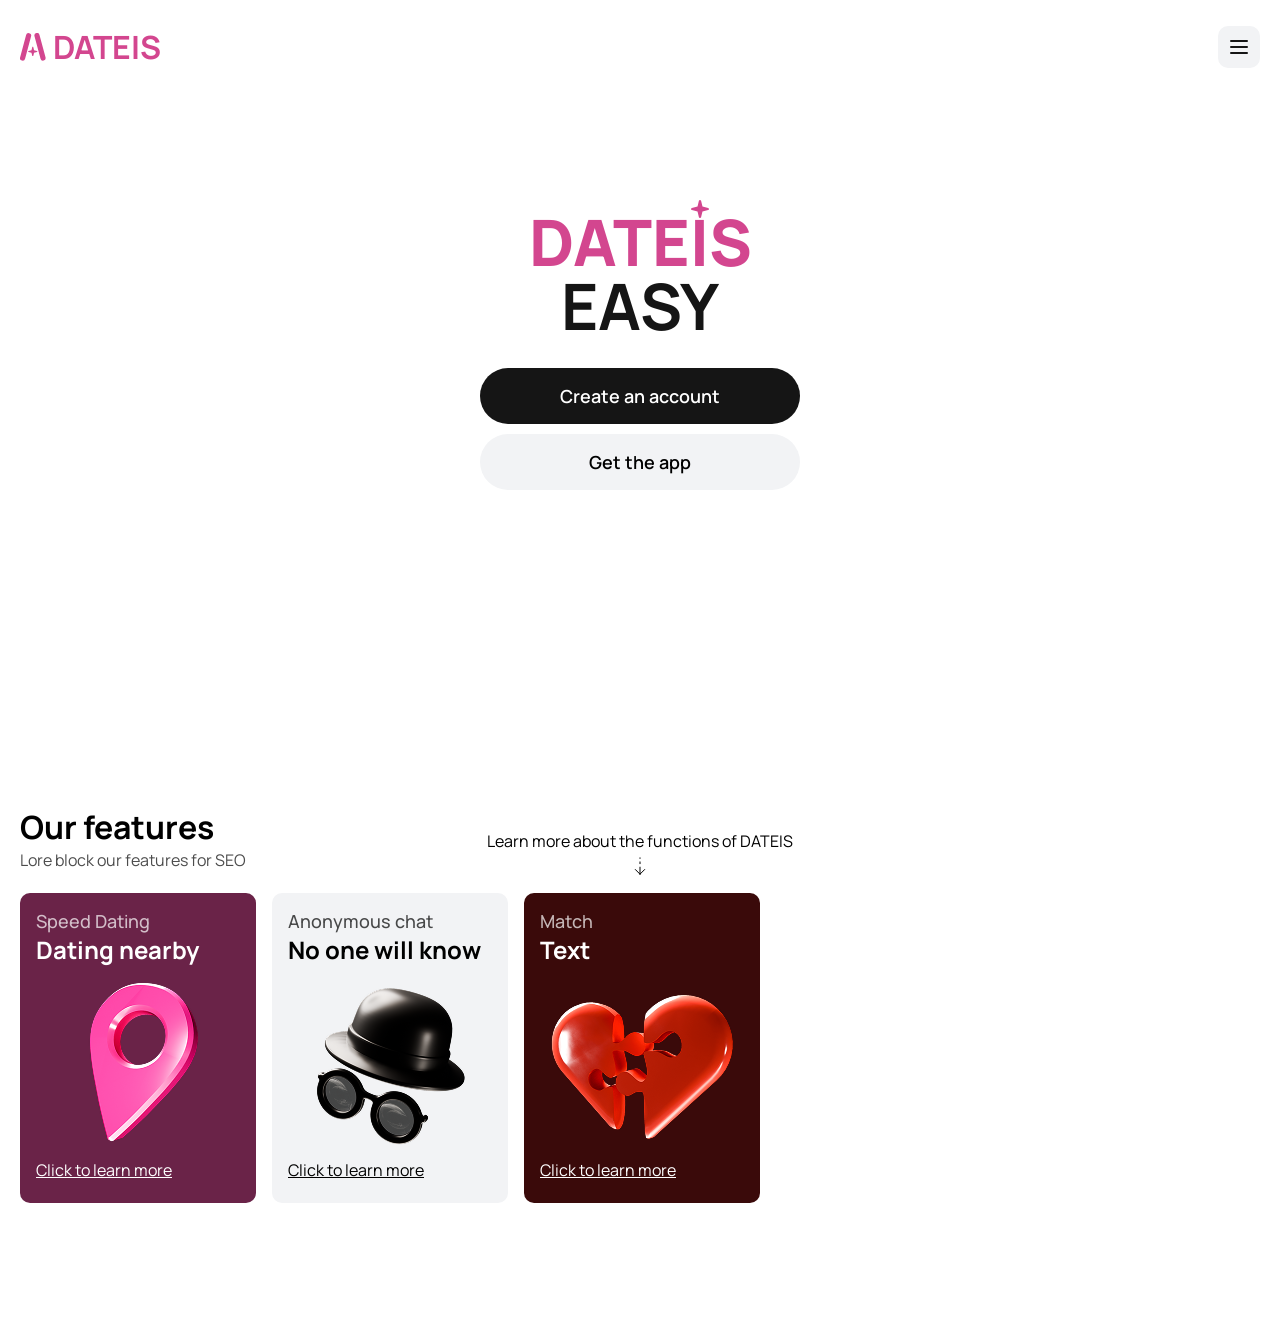
<file: index.html>
<!doctype html>
<html lang="en">
  <head>
    <meta charset="UTF-8" />
    <meta name="viewport" content="width=device-width, initial-scale=1.0" />
    <title>DATEIS</title>

    <style>
      *,
      *:after,
      *:before {
        box-sizing: border-box;
      }

      html,
      body {
        overflow-x: hidden;
      }

      header {
        position: absolute;
        top: 0;
        left: 0;
        width: 100vw;
      }

      .container {
        margin: 0 auto;
        width: 100%;
        max-width: calc(100% - 40px);
      }

      .header__inner {
        display: flex;
        align-items: center;
        justify-content: space-between;
        padding-top: 25px;
        padding-bottom: 25px;
      }

      p,
      a {
        margin: 0;
        text-decoration: none;
      }

      a.header--title {
        color: var(--primary);
        display: flex;
        align-items: center;
        gap: 7px;
        font-weight: 800;
        font-size: 2rem;
        text-transform: uppercase;
      }

      .header__burger {
        background: var(--third);
        width: 42px;
        height: 42px;
        border-radius: 10px;
        display: flex;
        align-items: center;
        justify-content: center;
      }

      .header__burger span {
        display: block;
        width: 18px;
        height: 2px;
        border-radius: 5px;
        background: var(--alternate);
        position: relative;
      }

      .header__burger span:after {
        position: absolute;
        content: "";
        top: -6px;
        width: 18px;
        height: 2px;
        border-radius: 5px;
        background: var(--alternate);
      }

      .header__burger span:before {
        position: absolute;
        content: "";
        top: 6px;
        width: 18px;
        height: 2px;
        border-radius: 5px;
        background: var(--alternate);
      }

      .intro__inner {
        padding-top: 210px;
      }

      h1 {
        color: var(--primary);
        font-size: 4rem;
        text-transform: uppercase;
        text-align: center;
        margin: 0;
        line-height: 1;
        font-weight: 800;
        position: relative;
        display: flex;
        flex-direction: column;
      }

      h1 span {
        color: var(--alternate);
        font-weight: 700;
      }

      h1 svg {
        position: absolute;
        top: -10px;
        right: calc(50% - 68.5px);
      }

      .link--primary,
      .link--secondary {
        width: 100%;
        height: 56px;
        border-radius: 60px;
        background: var(--alternate);
        color: var(--bg-color);
        display: flex;
        align-items: center;
        justify-content: center;
        font-size: 1.125rem;
        font-weight: 600;
        max-width: 320px;
        margin-left: auto;
        margin-right: auto;
      }

      .link--secondary {
        background: var(--third);
        color: var(--alternate-0);
        margin-top: 10px;
      }

      .cta--buttons {
        margin-top: 30px;
      }

      span.disappearing {
        color: var(--alternate-0);
        font-size: 1rem;
        position: fixed;
        display: flex;
        flex-direction: column;
        text-align: center;
        align-items: center;
        width: calc(100% - 40px);
        bottom: 20px;
        transition: 0.3s;
        opacity: 0;
        z-index: -20;
      }

      @media screen and (min-height: 580px) and (max-height: 800px) {
        span.disappearing {
          color: var(--alternate-0);
          font-size: 1rem;
          position: fixed;
          display: flex;
          flex-direction: column;
          text-align: center;
          align-items: center;
          width: calc(100% - 40px);
          bottom: 20px;
          transition: 0.3s;
          opacity: 1;
          z-index: 20;
        }
      }

      .features__inner {
        margin-top: 315px;
      }

      .features__inner h2 {
        margin: 0;
        font-weight: 700;
        color: var(--alternate-0);
        font-size: 2rem;
      }

      .section--subtitle {
        color: var(--alternate-0);
        opacity: 70%;
        font-size: 1rem;
      }

      ul.features--list {
        margin: 0;
        padding: 0;
        list-style: none;
        display: flex;
        gap: 16px;

        padding-bottom: 10px;
        margin-bottom: 110px;
        margin-top: 22px;
        overflow-x: scroll;
        margin-left: 20px;
        margin-right: 20px;
      }

      li.features--item {
        width: 236px;
        min-width: 236px;
        height: 310px;
        border-radius: 10px;
        background: var(--dark);
        padding: 16px;
        color: var(--bg-color);
      }

      li.features--item p {
        font-weight: 500;
        opacity: 70%;
        font-size: 1.125rem;
      }

      li.features--item h3 {
        font-weight: 700;
        font-size: 1.5rem;
        margin: 0;
      }

      li.features--item picture {
        margin: 0;
        padding: 0;
        height: 193px;
        max-height: 193px;
        min-height: 193px;
        display: block;
      }

      li.features--item picture img {
        margin-left: auto;
        margin-right: auto;
        display: block;
      }

      a.features--link {
        color: var(--bg-color);
        text-decoration: underline;
        font-size: 1rem;
      }

      li.features--item:nth-child(2) {
        background: var(--third);
        color: var(--alternate-0);
      }

      li.features--item:nth-child(3) {
        background: var(--dark-2);
        color: var(--bg-color);
      }

      li.features--item:nth-child(2) a.features--link {
        color: var(--alternate-0);
      }

      li.features--item:nth-child(2) picture {
        padding-top: 21px;
      }

      li.features--item:nth-child(3) picture {
        padding-top: 28px;
      }
    </style>

    <link rel="stylesheet" href="styles/style.css" />
  </head>

  <body>
    <header>
      <div class="container">
        <div class="header__inner">
          <div class="header__logo">
            <a href="/" class="header--title">
              <svg
                xmlns="http://www.w3.org/2000/svg"
                width="26"
                height="28"
                fill="none"
              >
                <path
                  fill="#d3468f"
                  d="M19.494 1.915a2.583 2.583 0 0 0-4.99 1.338L20.52 25.71a2.583 2.583 0 0 0 4.99-1.337zM13.327 14.254l.72 2.932 2.931.72c.585.143.585.974 0 1.118l-2.931.72-.72 2.932c-.143.584-.975.584-1.119 0l-.72-2.932-2.931-.72c-.584-.143-.584-.974 0-1.118l2.932-.72.72-2.932c.143-.584.974-.584 1.118 0M.089 24.446a2.583 2.583 0 1 0 4.99 1.337l6.018-22.457a2.583 2.583 0 1 0-4.99-1.338z"
                />
              </svg>
              <b>Dateis</b>
            </a>
          </div>

          <div class="header__burger">
            <span></span>
          </div>
        </div>
      </div>
    </header>

    <main>
      <section class="section--intro">
        <div class="container">
          <div class="intro__inner">
            <h1>
              Dateis
              <span class="dynamic--word"> Easy </span>

              <svg
                xmlns="http://www.w3.org/2000/svg"
                width="18"
                height="18"
                fill="none"
              >
                <path
                  fill="#d3468f"
                  d="m10.083.849 1.393 5.678 5.676 1.394c1.13.277 1.13 1.887 0 2.166l-5.676 1.394-1.394 5.678c-.276 1.131-1.886 1.131-2.165 0L6.524 11.48.848 10.087C-.282 9.81-.282 8.2.848 7.92l5.676-1.394L7.917.849c.277-1.132 1.887-1.132 2.165 0"
                />
              </svg>
            </h1>

            <div class="cta--buttons">
              <a href="#" class="link--primary">Create an account</a>
              <a href="#" class="link--secondary">Get the app</a>
            </div>

            <span class="disappearing" id="disapText">
              Learn more about the functions of DATEIS
              <svg
                xmlns="http://www.w3.org/2000/svg"
                width="28"
                height="28"
                fill="none"
              >
                <g
                  stroke="#000"
                  stroke-linecap="round"
                  stroke-linejoin="round"
                  clip-path="url(#a)"
                >
                  <path
                    d="M14 5.833v.584m0 3.5v1.75m0 3.5v7M18.667 17.5 14 22.167M9.333 17.5 14 22.167"
                  />
                </g>
                <defs>
                  <clipPath id="a">
                    <path fill="#fff" d="M0 0h28v28H0z" />
                  </clipPath>
                </defs>
              </svg>
            </span>
          </div>
        </div>
      </section>

      <section class="section--features">
        <div class="container">
          <div class="features__inner">
            <h2 class="section--title">Our features</h2>
            <p class="section--subtitle">Lore block our features for SEO</p>
          </div>
        </div>

        <ul class="features--list">
          <li class="features--item">
            <p>Speed Dating</p>
            <h3>Dating nearby</h3>
            <picture>
              <!-- <source srcset="img/point-1.webp" type="image/webp" /> -->
              <img src="img/point-1.png" alt="Loc alt" title="Loc title" />
            </picture>
            <a href="#" class="features--link">Click to learn more</a>
          </li>
          <li class="features--item">
            <p>Anonymous chat</p>
            <h3>No one will know</h3>
            <picture>
              <!-- <source srcset="img/hat-1.webp" type="image/webp" /> -->
              <img src="img/hat-1.png" alt="Loc alt" title="Loc title" />
            </picture>
            <a href="#" class="features--link">Click to learn more</a>
          </li>
          <li class="features--item">
            <p>Match</p>
            <h3>Text</h3>
            <picture>
              <!-- <source srcset="img/heart-1.webp" type="image/webp" /> -->
              <img src="img/heart-1.png" alt="Loc alt" title="Loc title" />
            </picture>
            <a href="#" class="features--link">Click to learn more</a>
          </li>
        </ul>
      </section>
    </main>

    <script src="js/main.js" defer async></script>
  </body>
</html>
</file>
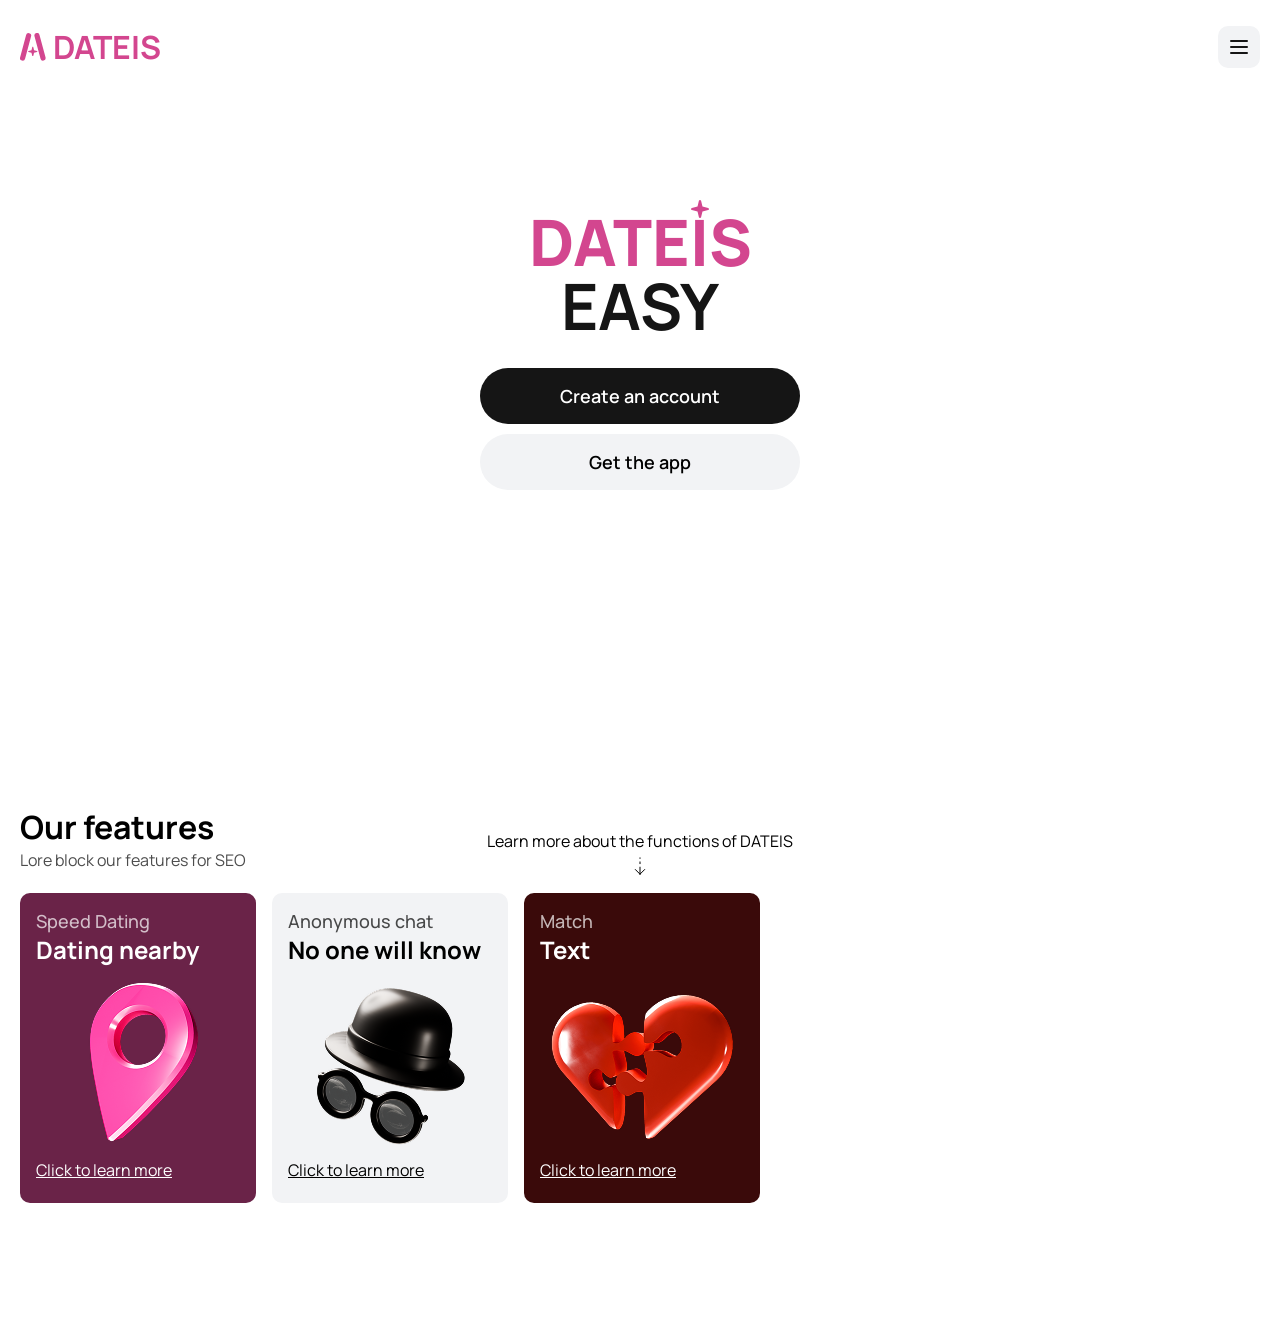
<file: pr-preview/pr-1/index.html>
<!doctype html>
<html lang="en">
  <head>
    <meta charset="UTF-8" />
    <meta name="viewport" content="width=device-width, initial-scale=1.0" />
    <title>DATEIS</title>

    <style>
      *,
      *:after,
      *:before {
        box-sizing: border-box;
      }

      html,
      body {
        overflow-x: hidden;
      }

      header {
        position: absolute;
        top: 0;
        left: 0;
        width: 100vw;
      }

      .container {
        margin: 0 auto;
        width: 100%;
        max-width: calc(100% - 40px);
      }

      .header__inner {
        display: flex;
        align-items: center;
        justify-content: space-between;
        padding-top: 25px;
        padding-bottom: 25px;
      }

      p,
      a {
        margin: 0;
        text-decoration: none;
      }

      a.header--title {
        color: var(--primary);
        display: flex;
        align-items: center;
        gap: 7px;
        font-weight: 800;
        font-size: 2rem;
        text-transform: uppercase;
      }

      .header__burger {
        background: var(--third);
        width: 42px;
        height: 42px;
        border-radius: 10px;
        display: flex;
        align-items: center;
        justify-content: center;
      }

      .header__burger span {
        display: block;
        width: 18px;
        height: 2px;
        border-radius: 5px;
        background: var(--alternate);
        position: relative;
      }

      .header__burger span:after {
        position: absolute;
        content: "";
        top: -6px;
        width: 18px;
        height: 2px;
        border-radius: 5px;
        background: var(--alternate);
      }

      .header__burger span:before {
        position: absolute;
        content: "";
        top: 6px;
        width: 18px;
        height: 2px;
        border-radius: 5px;
        background: var(--alternate);
      }

      .intro__inner {
        padding-top: 210px;
      }

      h1 {
        color: var(--primary);
        font-size: 4rem;
        text-transform: uppercase;
        text-align: center;
        margin: 0;
        line-height: 1;
        font-weight: 800;
        position: relative;
        display: flex;
        flex-direction: column;
      }

      h1 span {
        color: var(--alternate);
        font-weight: 700;
      }

      h1 svg {
        position: absolute;
        top: -10px;
        right: calc(50% - 68.5px);
      }

      .link--primary,
      .link--secondary {
        width: 100%;
        height: 56px;
        border-radius: 60px;
        background: var(--alternate);
        color: var(--bg-color);
        display: flex;
        align-items: center;
        justify-content: center;
        font-size: 1.125rem;
        font-weight: 600;
        max-width: 320px;
        margin-left: auto;
        margin-right: auto;
      }

      .link--secondary {
        background: var(--third);
        color: var(--alternate-0);
        margin-top: 10px;
      }

      .cta--buttons {
        margin-top: 30px;
      }

      span.disappearing {
        color: var(--alternate-0);
        font-size: 1rem;
        position: fixed;
        display: flex;
        flex-direction: column;
        text-align: center;
        align-items: center;
        width: calc(100% - 40px);
        bottom: 20px;
        transition: 0.3s;
        opacity: 0;
        z-index: -20;
      }

      @media screen and (min-height: 580px) and (max-height: 800px) {
        span.disappearing {
          color: var(--alternate-0);
          font-size: 1rem;
          position: fixed;
          display: flex;
          flex-direction: column;
          text-align: center;
          align-items: center;
          width: calc(100% - 40px);
          bottom: 20px;
          transition: 0.3s;
          opacity: 1;
          z-index: 20;
        }
      }

      .features__inner {
        margin-top: 315px;
      }

      .features__inner h2 {
        margin: 0;
        font-weight: 700;
        color: var(--alternate-0);
        font-size: 2rem;
      }

      .section--subtitle {
        color: var(--alternate-0);
        opacity: 70%;
        font-size: 1rem;
      }

      ul.features--list {
        margin: 0;
        padding: 0;
        list-style: none;
        display: flex;
        gap: 16px;

        padding-bottom: 10px;
        margin-bottom: 110px;
        margin-top: 22px;
        overflow-x: scroll;
        margin-left: 20px;
        margin-right: 20px;
      }

      li.features--item {
        width: 236px;
        min-width: 236px;
        height: 310px;
        border-radius: 10px;
        background: var(--dark);
        padding: 16px;
        color: var(--bg-color);
      }

      li.features--item p {
        font-weight: 500;
        opacity: 70%;
        font-size: 1.125rem;
      }

      li.features--item h3 {
        font-weight: 700;
        font-size: 1.5rem;
        margin: 0;
      }

      li.features--item picture {
        margin: 0;
        padding: 0;
        height: 193px;
        max-height: 193px;
        min-height: 193px;
        display: block;
      }

      li.features--item picture img {
        margin-left: auto;
        margin-right: auto;
        display: block;
      }

      a.features--link {
        color: var(--bg-color);
        text-decoration: underline;
        font-size: 1rem;
      }

      li.features--item:nth-child(2) {
        background: var(--third);
        color: var(--alternate-0);
      }

      li.features--item:nth-child(3) {
        background: var(--dark-2);
        color: var(--bg-color);
      }

      li.features--item:nth-child(2) a.features--link {
        color: var(--alternate-0);
      }

      li.features--item:nth-child(2) picture {
        padding-top: 21px;
      }

      li.features--item:nth-child(3) picture {
        padding-top: 28px;
      }
    </style>

    <link rel="stylesheet" href="styles/style.css" />
  </head>
  <body>
    <header>
      <div class="container">
        <div class="header__inner">
          <div class="header__logo">
            <a href="/" class="header--title">
              <svg
                xmlns="http://www.w3.org/2000/svg"
                width="26"
                height="28"
                fill="none"
              >
                <path
                  fill="#d3468f"
                  d="M19.494 1.915a2.583 2.583 0 0 0-4.99 1.338L20.52 25.71a2.583 2.583 0 0 0 4.99-1.337zM13.327 14.254l.72 2.932 2.931.72c.585.143.585.974 0 1.118l-2.931.72-.72 2.932c-.143.584-.975.584-1.119 0l-.72-2.932-2.931-.72c-.584-.143-.584-.974 0-1.118l2.932-.72.72-2.932c.143-.584.974-.584 1.118 0M.089 24.446a2.583 2.583 0 1 0 4.99 1.337l6.018-22.457a2.583 2.583 0 1 0-4.99-1.338z"
                />
              </svg>
              <b>Dateis</b>
            </a>
          </div>

          <div class="header__burger">
            <span></span>
          </div>
        </div>
      </div>
    </header>

    <main>
      <section class="section--intro">
        <div class="container">
          <div class="intro__inner">
            <h1>
              Dateis
              <span class="dynamic--word"> Easy </span>

              <svg
                xmlns="http://www.w3.org/2000/svg"
                width="18"
                height="18"
                fill="none"
              >
                <path
                  fill="#d3468f"
                  d="m10.083.849 1.393 5.678 5.676 1.394c1.13.277 1.13 1.887 0 2.166l-5.676 1.394-1.394 5.678c-.276 1.131-1.886 1.131-2.165 0L6.524 11.48.848 10.087C-.282 9.81-.282 8.2.848 7.92l5.676-1.394L7.917.849c.277-1.132 1.887-1.132 2.165 0"
                />
              </svg>
            </h1>

            <div class="cta--buttons">
              <a href="#" class="link--primary">Create an account</a>
              <a href="#" class="link--secondary">Get the app</a>
            </div>

            <span class="disappearing" id="disapText">
              Learn more about the functions of DATEIS
              <svg
                xmlns="http://www.w3.org/2000/svg"
                width="28"
                height="28"
                fill="none"
              >
                <g
                  stroke="#000"
                  stroke-linecap="round"
                  stroke-linejoin="round"
                  clip-path="url(#a)"
                >
                  <path
                    d="M14 5.833v.584m0 3.5v1.75m0 3.5v7M18.667 17.5 14 22.167M9.333 17.5 14 22.167"
                  />
                </g>
                <defs>
                  <clipPath id="a">
                    <path fill="#fff" d="M0 0h28v28H0z" />
                  </clipPath>
                </defs>
              </svg>
            </span>
          </div>
        </div>
      </section>

      <section class="section--features">
        <div class="container">
          <div class="features__inner">
            <h2 class="section--title">Our features</h2>
            <p class="section--subtitle">Lore block our features for SEO</p>
          </div>
        </div>

        <ul class="features--list">
          <li class="features--item">
            <p>Speed Dating</p>
            <h3>Dating nearby</h3>
            <picture>
              <!-- <source srcset="img/point-1.webp" type="image/webp" /> -->
              <img src="img/point-1.png" alt="Loc alt" title="Loc title" />
            </picture>
            <a href="#" class="features--link">Click to learn more</a>
          </li>
          <li class="features--item">
            <p>Anonymous chat</p>
            <h3>No one will know</h3>
            <picture>
              <!-- <source srcset="img/hat-1.webp" type="image/webp" /> -->
              <img src="img/hat-1.png" alt="Loc alt" title="Loc title" />
            </picture>
            <a href="#" class="features--link">Click to learn more</a>
          </li>
          <li class="features--item">
            <p>Match</p>
            <h3>Text</h3>
            <picture>
              <!-- <source srcset="img/heart-1.webp" type="image/webp" /> -->
              <img src="img/heart-1.png" alt="Loc alt" title="Loc title" />
            </picture>
            <a href="#" class="features--link">Click to learn more</a>
          </li>
        </ul>
      </section>
    </main>

    <script src="js/main.js" defer async></script>
  </body>
</html>
</file>
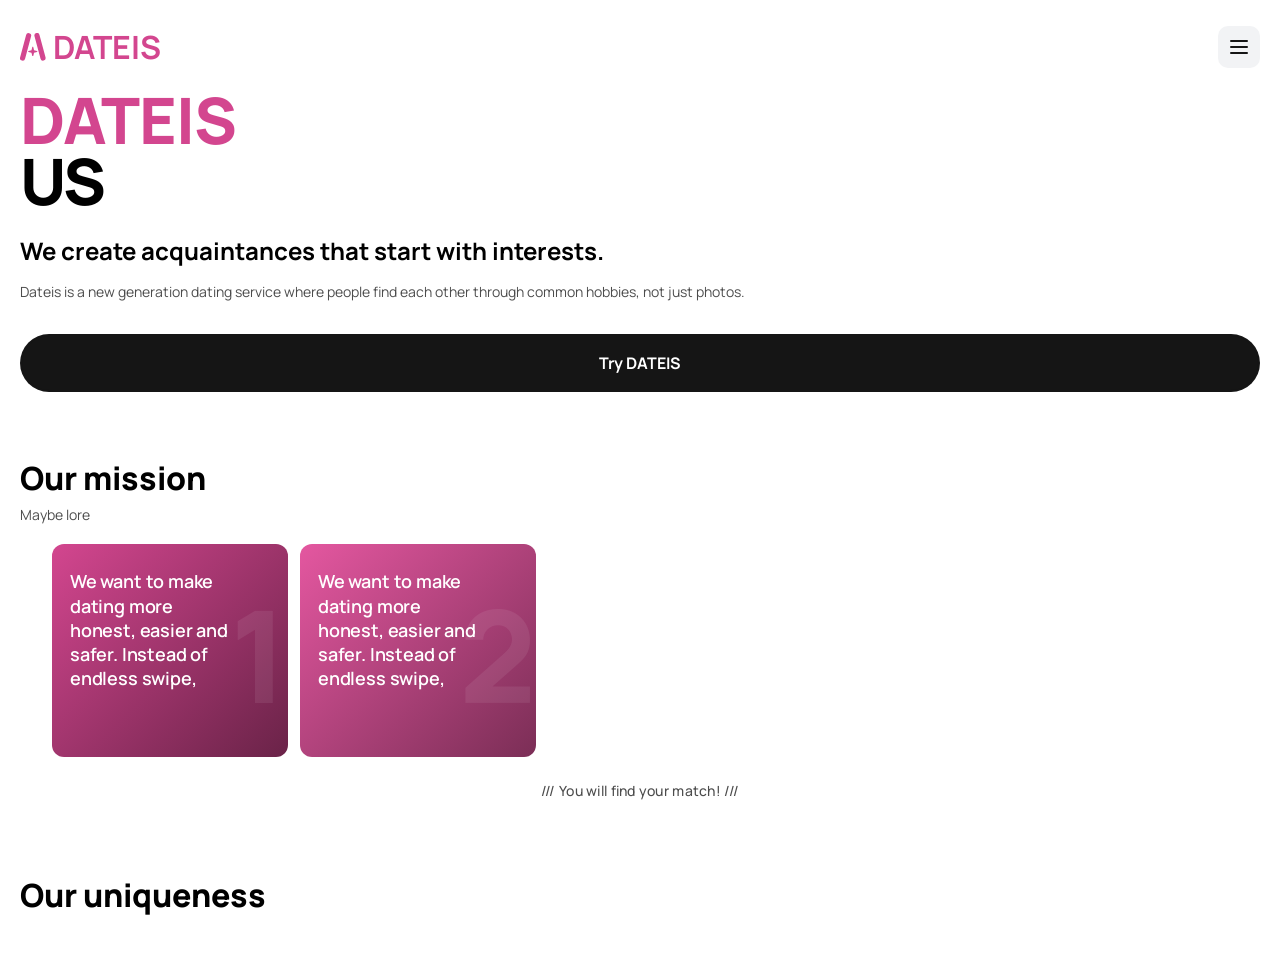
<file: about-us.html>
<!doctype html>
<html lang="en">
  <head>
    <meta charset="UTF-8" />
    <meta name="viewport" content="width=device-width, initial-scale=1" />
    <title>DATEIS — New Generation Dating Service Based on Interests</title>
    <meta
      name="description"
      content="Find each other through common hobbies and interests, not just photos. Dateis is a new generation dating service."
    />
    <link href="styles/style.css" rel="stylesheet" />

    <style>
      *,
      *:after,
      *:before {
        box-sizing: border-box;
      }

      html,
      body {
        overflow-x: hidden;
      }

      header {
        position: absolute;
        top: 0;
        left: 0;
        width: 100vw;
      }

      .container {
        margin: 0 auto;
        width: 100%;
        max-width: calc(100% - 40px);
      }

      .header__inner {
        display: flex;
        align-items: center;
        justify-content: space-between;
        padding-top: 25px;
        padding-bottom: 25px;
      }

      p,
      a {
        margin: 0;
        text-decoration: none;
      }

      a.header--title {
        color: var(--primary);
        display: flex;
        align-items: center;
        gap: 7px;
        font-weight: 800;
        font-size: 2rem;
        text-transform: uppercase;
      }

      .header__burger {
        background: var(--third);
        width: 42px;
        height: 42px;
        border-radius: 10px;
        display: flex;
        align-items: center;
        justify-content: center;
      }

      .header__burger span {
        display: block;
        width: 18px;
        height: 2px;
        border-radius: 5px;
        background: var(--alternate);
        position: relative;
      }

      .header__burger span:after {
        position: absolute;
        content: "";
        top: -6px;
        width: 18px;
        height: 2px;
        border-radius: 5px;
        background: var(--alternate);
      }

      .header__burger span:before {
        position: absolute;
        content: "";
        top: 6px;
        width: 18px;
        height: 2px;
        border-radius: 5px;
        background: var(--alternate);
      }

      :root {
        --gradient-card-1: linear-gradient(135deg, #d3468f 0%, #6a2348 100%);
        --gradient-card-2: linear-gradient(135deg, #e457a0 0%, #7b2e56 100%);
      }

      body {
        color: var(--alternate-0);
        background-color: var(--bg-color);
        line-height: 1.4;
      }

      .hero {
        padding: 5.625rem 1.25rem 2.5rem 1.25rem;
        display: flex;
        flex-direction: column;
      }

      .hero__title {
        font-size: 4rem;
        font-weight: 800;
        color: var(--primary);
        line-height: 0.95;
        margin: 0 0 1.5rem 0;
        letter-spacing: -0.02em;
      }

      .hero__title span {
        color: var(--alternate-0);
      }

      .hero__subtitle {
        font-size: 1.5rem;
        font-weight: 700;
        color: var(--alternate-0);
        line-height: 1.25;
        margin: 0 0 1rem 0;
      }

      .hero__description {
        font-size: 0.875rem;
        font-weight: 400;
        color: var(--alternate-0-70);
        line-height: 1.45;
        margin: 0 0 2rem 0;
      }

      .hero__button {
        position: relative;
        background-color: var(--alternate);
        color: var(--bg-color);
        border: none;
        border-radius: 1.875rem;
        padding: 1.125rem 2rem;
        font-size: 1rem;
        font-weight: 700;
        cursor: pointer;
        width: 100%;
        overflow: hidden;
        z-index: 1;
        display: inline-flex;
        justify-content: center;
        align-items: center;
        transition:
          background-color 0.2s,
          color 0.2s;
      }

      .hero__button-text {
        transition: opacity 0.15s;
        z-index: 2;
      }

      .hero__button::before {
        content: "";
        position: absolute;
        top: -50%;
        left: -50%;
        width: 200%;
        height: 200%;
        background: conic-gradient(
          from 0deg,
          transparent 0deg,
          transparent 180deg,
          var(--primary) 270deg,
          transparent 360deg
        );
        z-index: -2;
        animation:
          borderRotate 2.5s linear forwards,
          borderFade 0.4s linear 2.5s forwards;
      }

      .hero__button::after {
        content: "";
        position: absolute;
        inset: 2px;
        background: var(--alternate);
        border-radius: 1.75rem;
        z-index: -1;
        transition:
          background-color 0.2s,
          opacity 0.2s;
      }

      @keyframes borderRotate {
        100% {
          transform: rotate(360deg);
        }
      }

      @keyframes borderFade {
        100% {
          opacity: 0;
        }
      }

      @media (hover: hover) {
        .hero__button:hover {
          background-color: var(--alternate-0-70);
        }

        .hero__button:hover::after {
          background-color: var(--alternate-0-70);
        }
      }

      .hero__button:active .hero__button-text {
        opacity: 0.7;
      }

      .hero__button:active::after {
        opacity: 0.7;
      }

      .mission {
        padding: 1.5rem 0 2rem 0;
      }

      .mission__title {
        font-size: 2rem;
        font-weight: 800;
        color: var(--alternate-0);
        margin: 0 0 0.25rem 1.25rem;
      }

      .mission__subtitle {
        font-size: 0.875rem;
        font-weight: 400;
        color: var(--alternate-0-70);
        margin: 0 0 1.25rem 1.25rem;
      }

      .mission__slider {
        margin-left: 20px;
        display: flex;
        align-items: flex-start;
        gap: 12px;
        overflow-x: auto;
        padding-bottom: 1.5rem;
        scroll-snap-type: x mandatory;
        scrollbar-width: none;
      }

      .mission__slider::-webkit-scrollbar {
        display: none;
      }

      .slider-spacer {
        flex: 0 0 20px;
      }

      .mission__card {
        scroll-snap-align: start;
        flex: 0 0 236px;
        height: 213px;
        background: var(--gradient-card-1);
        border-radius: 12px;
        padding: 25px 18px;
        position: relative;
        display: flex;
        flex-direction: column;
        justify-content: flex-start;
      }

      .mission__card:nth-child(3) {
        background: var(--gradient-card-2);
      }

      .mission__card-text {
        font-size: 1.125rem;
        font-weight: 600;
        color: var(--bg-color);
        line-height: 1.35;
        margin: 0;
        z-index: 2;
        max-width: 85%;
        letter-spacing: -0.01em;
      }

      .mission__card-number {
        position: absolute;
        top: 47%;
        right: 0px;
        transform: translateY(-42%);
        font-size: 8rem;
        font-weight: 800;
        color: rgba(255, 255, 255, 0.08);
        line-height: 1;
        user-select: none;
      }

      .mission__footer {
        font-size: 0.875rem;
        font-weight: 500;
        color: var(--alternate-0-70);
        text-align: center;
        margin: 0 0 2.5rem 0;
        letter-spacing: 0.02em;
      }

      .uniqueness {
        padding: 0 1.25rem 2.5rem 1.25rem;
      }

      .uniqueness__title {
        font-size: 2rem;
        font-weight: 800;
        color: var(--alternate-0);
        margin: 0;
      }
    </style>
  </head>

  <body>
    <header>
      <div class="container">
        <div class="header__inner">
          <div class="header__logo">
            <a href="/" class="header--title">
              <svg
                xmlns="http://www.w3.org/2000/svg"
                width="26"
                height="28"
                fill="none"
              >
                <path
                  fill="#d3468f"
                  d="M19.494 1.915a2.583 2.583 0 0 0-4.99 1.338L20.52 25.71a2.583 2.583 0 0 0 4.99-1.337zM13.327 14.254l.72 2.932 2.931.72c.585.143.585.974 0 1.118l-2.931.72-.72 2.932c-.143.584-.975.584-1.119 0l-.72-2.932-2.931-.72c-.584-.143-.584-.974 0-1.118l2.932-.72.72-2.932c.143-.584.974-.584 1.118 0M.089 24.446a2.583 2.583 0 1 0 4.99 1.337l6.018-22.457a2.583 2.583 0 1 0-4.99-1.338z"
                />
              </svg>
              <b>Dateis</b>
            </a>
          </div>

          <div class="header__burger">
            <span></span>
          </div>
        </div>
      </div>
    </header>

    <main>
      <section class="hero">
        <h1 class="hero__title">DATEIS<br /><span>US</span></h1>
        <h2 class="hero__subtitle">
          We create acquaintances that start with interests.
        </h2>
        <p class="hero__description">
          Dateis is a new generation dating service where people find each other
          through common hobbies, not just photos.
        </p>
        <button class="hero__button">
          <span class="hero__button-text">Try DATEIS</span>
        </button>
      </section>

      <section class="mission">
        <h2 class="mission__title">Our mission</h2>
        <p class="mission__subtitle">Maybe lore</p>

        <div class="mission__slider">
          <div class="slider-spacer"></div>
          <div class="mission__card">
            <p class="mission__card-text">
              We want to make dating more honest, easier and safer. Instead of
              endless swipe,
            </p>
            <span class="mission__card-number">1</span>
          </div>
          <div class="mission__card">
            <p class="mission__card-text">
              We want to make dating more honest, easier and safer. Instead of
              endless swipe,
            </p>
            <span class="mission__card-number">2</span>
          </div>
        </div>

        <p class="mission__footer">/// You will find your match! ///</p>
      </section>

      <section class="uniqueness">
        <h2 class="uniqueness__title">Our uniqueness</h2>
      </section>
    </main>
  </body>
</html>
</file>
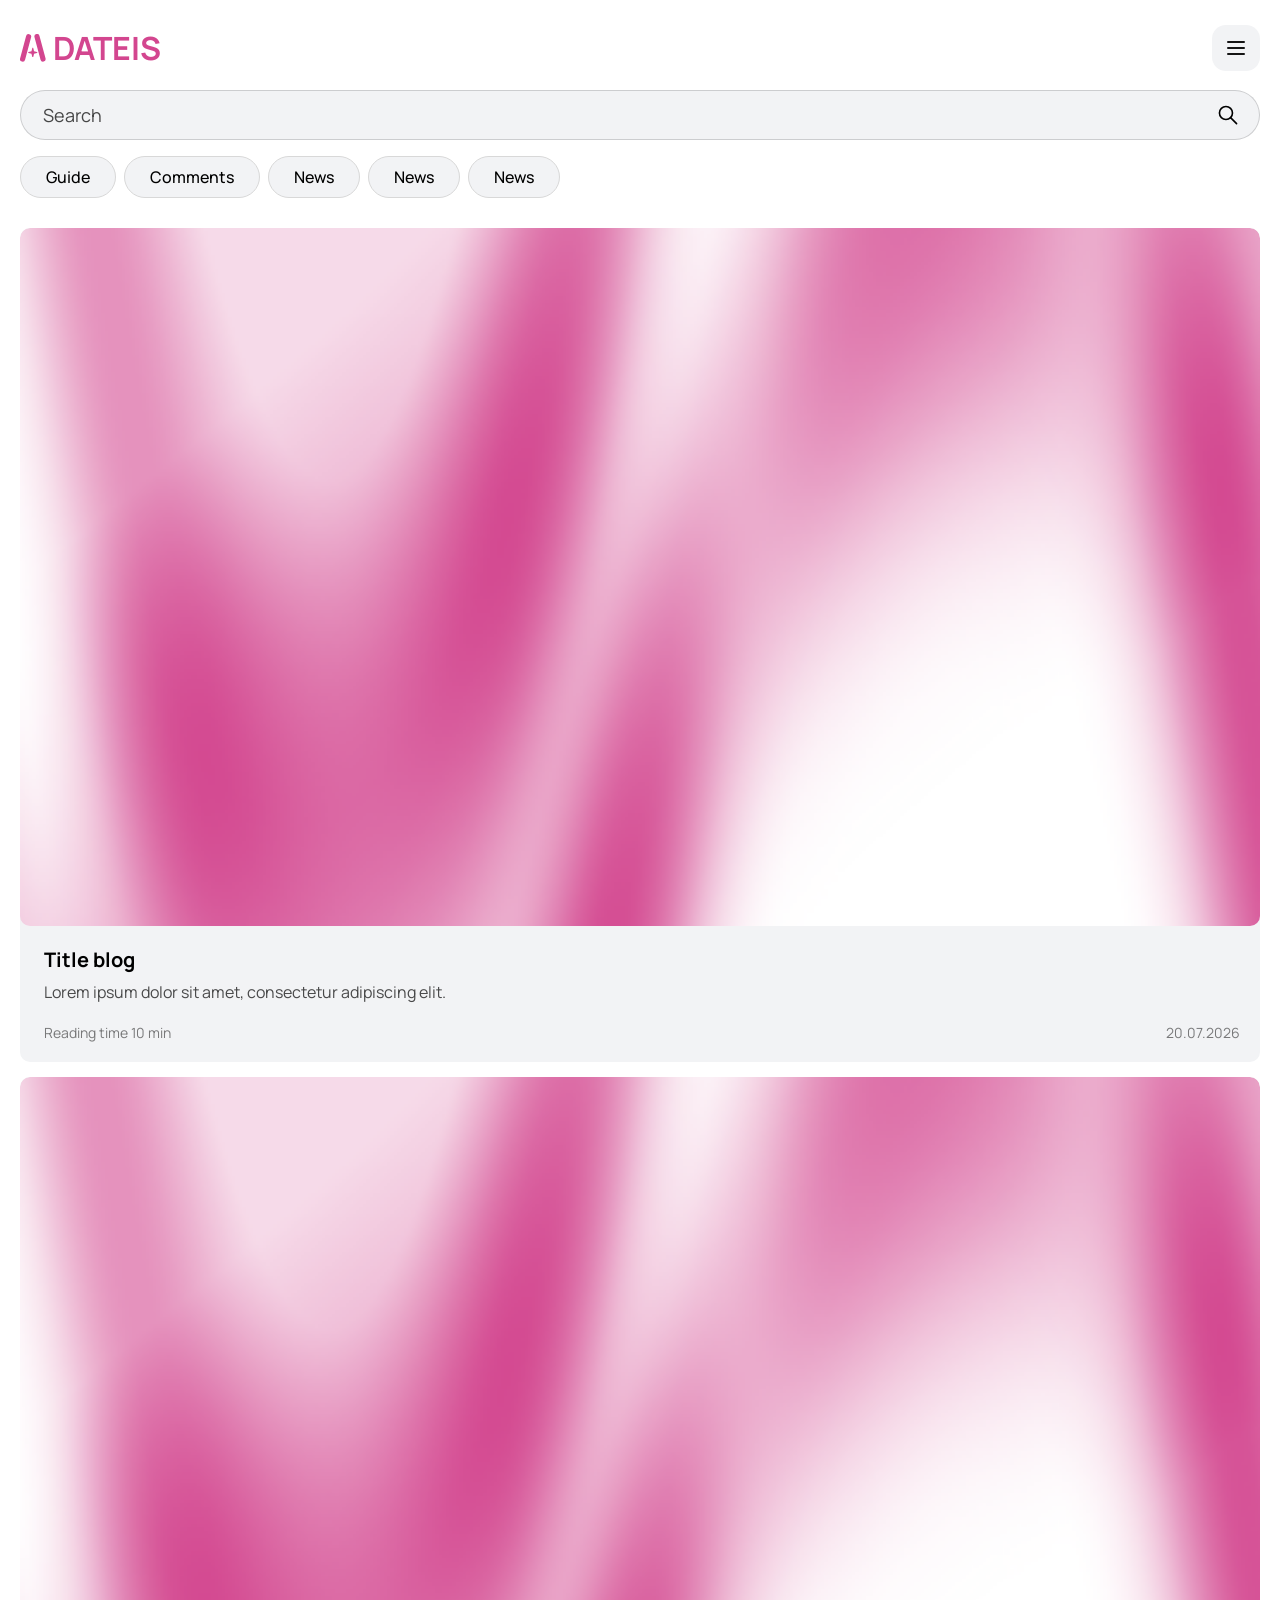
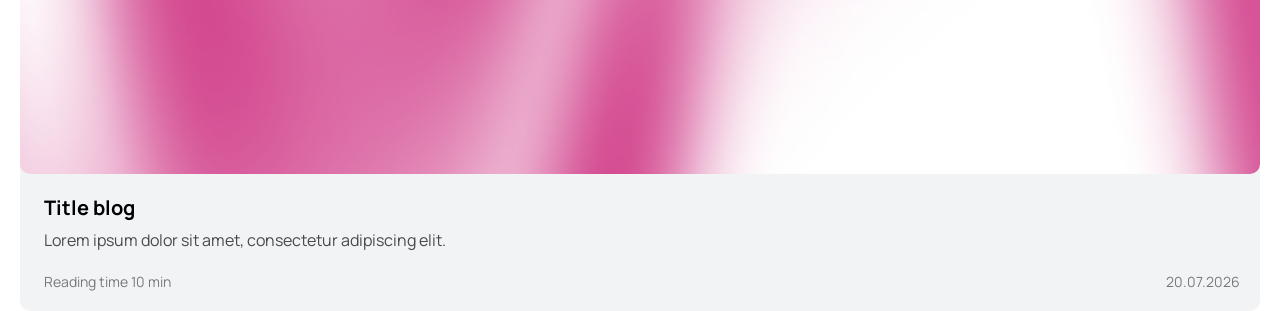
<file: blog.html>
<!doctype html>
<html lang="en">
  <head>
    <meta charset="UTF-8" />
    <meta name="viewport" content="width=device-width, initial-scale=1" />
    <title>DATEIS Blog</title>
    <link href="styles/style.css" rel="stylesheet" />

    <style>
      a {
        margin: 0;
        text-decoration: none;
      }

      a.header--title {
        align-items: center;
        color: var(--primary);
        display: flex;
        font-size: 2rem;
        font-weight: 800;
        gap: 7px;
        text-transform: uppercase;
      }

      .container {
        display: flex;
        flex-direction: column;
        margin: 0 auto;
        max-width: calc(100% - 40px);
        width: 100%;
      }

      header {
        left: 0;
        position: absolute;
        top: 0;
        width: 100vw;
      }

      .header__inner {
        align-items: center;
        display: flex;
        justify-content: space-between;
        padding-bottom: 20px;
        padding-top: 25px;
      }

      .header__burger {
        align-items: center;
        background: var(--third);
        border-radius: 14px;
        display: flex;
        height: 46px;
        justify-content: center;
        width: 48px;
      }

      .header__burger span {
        background: var(--alternate);
        border-radius: 5px;
        display: block;
        height: 2px;
        position: relative;
        width: 18px;
      }

      .header__burger span:after {
        background: var(--alternate);
        border-radius: 5px;
        content: "";
        height: 2px;
        position: absolute;
        top: -6px;
        width: 18px;
      }

      .header__burger span:before {
        background: var(--alternate);
        border-radius: 5px;
        content: "";
        height: 2px;
        position: absolute;
        top: 6px;
        width: 18px;
      }

      input[type="search"]::-webkit-search-decoration,
      input[type="search"]::-webkit-search-cancel-button,
      input[type="search"]::-webkit-search-results-button,
      input[type="search"]::-webkit-search-results-decoration {
        display: none;
      }

      .search--form {
        contain: layout paint;
        width: 100%;
        padding: 90px 20px 0px 20px;
      }

      .search--wrapper {
        align-items: center;
        background-color: var(--third);
        border: 1px solid transparent;
        border-radius: 100px;
        border-color: color-mix(in srgb, var(--alternate-0) 15.5%, transparent);
        cursor: text;
        display: flex;
        padding: 0 20px;
        position: relative;
        transition: all 0.2s ease;
        will-change: background-color, border-color;
      }

      @media (hover: hover) {
        .search--wrapper:hover {
          background-color: #d8d8d8;
          border: 1px solid #d8d8d8;
        }
      }

      .search--wrapper.active,
      .search--wrapper:focus-within {
        background-color: var(--third);
        border-color: var(--primary);
      }

      .search--wrapper.has-text {
        border-color: var(--primary) !important;
      }

      .search--input {
        background: transparent;
        border: none;
        color: var(--alternate-0);
        font-size: 1.125rem;
        height: 48px;
        outline: none;
        width: 100%;
      }

      .search--input::placeholder {
        color: color-mix(in srgb, var(--alternate-0) 71.5%, transparent);
      }

      .search--wrapper.active .search--input::placeholder,
      .search--wrapper:focus-within .search--input::placeholder {
        opacity: 0;
      }

      .search--icon {
        color: var(--alternate-0);
        flex-shrink: 0;
        height: 22px;
        width: 22px;
        transition: all 0.2s ease;
      }

      .search--clear {
        display: none;
        position: relative;
        width: 22px;
        height: 22px;
        margin-left: 8px;
        flex-shrink: 0;
        cursor: pointer;
        z-index: 10;
      }

      .search--clear::before,
      .search--clear::after {
        content: "";
        position: absolute;
        top: 50%;
        left: 50%;
        width: 22px;
        height: 2px;
        background-color: #000000;
        border-radius: 1px;
      }

      .search--clear::before {
        transform: translate(-50%, -50%) rotate(45deg);
      }

      .search--clear::after {
        transform: translate(-50%, -50%) rotate(-45deg);
      }

      .search--wrapper.active .search--icon,
      .search--wrapper:focus-within .search--icon,
      .search--wrapper.has-text .search--icon {
        display: none;
      }

      .search--wrapper.active .search--clear,
      .search--wrapper:focus-within .search--clear,
      .search--wrapper.has-text .search--clear {
        display: block !important;
      }

      .tag-link--active {
        background-color: color-mix(
          in srgb,
          var(--primary) 6%,
          transparent
        ) !important;
        border-color: var(--primary) !important;
        color: var(--primary) !important;
      }

      .tag-link {
        background-color: var(--third);
        border: 1px solid #d8d8d8;
        border-radius: 100px;
        color: var(--alternate-0);
        display: inline-block;
        font-size: 1rem;
        font-weight: 500;
        padding: 9px 25px;
        transition:
          background-color 0.15s ease,
          border-color 0.15s ease,
          color 0.15s ease;
        white-space: nowrap;
        cursor: pointer;
      }

      .tags-nav {
        contain: layout paint;
        margin-top: 16px;
        width: 100%;
      }

      .tags-item {
        display: inline-block;
      }

      .tags-list {
        display: flex;
        gap: 8px;
        list-style: none;
        margin: 0;
        overflow-x: auto;
        padding-left: 20px;
        -webkit-overflow-scrolling: touch;
        scrollbar-width: none;
      }

      .tags-list::-webkit-scrollbar {
        display: none;
      }

      .blog-card-link {
        display: block;
        text-decoration: none;
        color: inherit;
        cursor: pointer;
      }

      .blog-card {
        background-color: var(--third);
        border-radius: 10px;
        display: flex;
        flex-direction: column;
        overflow: hidden;
        transition: all 0.2s ease;
      }

      .blog-card__image-wrapper {
        display: block;
        width: 100%;
      }

      .blog-card__image {
        border-radius: 10px;
        aspect-ratio: 16 / 9;
        display: block;
        object-fit: cover;
        width: 100%;
      }

      .blog-card__content {
        padding: 20px 20px 20px 24px;
      }

      .blog-card__meta {
        align-items: center;
        display: flex;
        justify-content: space-between;
        margin-top: 20px;
      }

      .blog-card__text {
        color: color-mix(in srgb, var(--alternate-0) 70%, transparent);
        font-size: 1rem;
        line-height: 1.4;
        margin: 8px 0 0 0;
      }

      .blog-card__title {
        font-size: 1.25rem;
        font-weight: 700;
        margin: 0;
        color: var(--alternate-0);
      }

      .blog-card__time,
      .blog-card__date {
        color: color-mix(in srgb, var(--alternate-0) 50%, transparent);
        font-size: 0.875rem;
      }

      .blog--container {
        display: flex;
        flex-direction: column;
        margin: 15px 20px 0px 20px;
        max-width: calc(100% - 40px);
        width: 100%;
      }

      .blog--container:first-child {
        margin: 0px 20px 0px 20px;
      }

      .blog-section {
        margin-top: 30px;
        width: 100%;
      }
    </style>
  </head>

  <body>
    <header>
      <div class="container">
        <div class="header__inner">
          <div class="header__logo">
            <a href="/" class="header--title">
              <svg
                xmlns="http://www.w3.org/2000/svg"
                width="26"
                height="28"
                fill="none"
              >
                <path
                  fill="#d3468f"
                  d="M19.494 1.915a2.583 2.583 0 0 0-4.99 1.338L20.52 25.71a2.583 2.583 0 0 0 4.99-1.337zM13.327 14.254l.72 2.932 2.931.72c.585.143.585.974 0 1.118l-2.931.72-.72 2.932c-.143.584-.975.584-1.119 0l-.72-2.932-2.931-.72c-.584-.143-.584-.974 0-1.118l2.932-.72.72-2.932c.143-.584.974-.584 1.118 0M.089 24.446a2.583 2.583 0 1 0 4.99 1.337l6.018-22.457a2.583 2.583 0 1 0-4.99-1.338z"
                />
              </svg>
              <b>Dateis</b>
            </a>
          </div>
          <div class="header__burger">
            <span></span>
          </div>
        </div>
      </div>
    </header>

    <main>
      <form class="search--form" action="/search" method="get" role="search">
        <label class="search--wrapper" id="searchWrapper">
          <input
            type="search"
            name="q"
            placeholder="Search"
            autocomplete="off"
            class="search--input"
            id="searchInput"
          />
          <svg
            class="search--icon"
            xmlns="http://www.w3.org/2000/svg"
            viewBox="0 0 27 27"
            fill="none"
            stroke="currentColor"
            stroke-width="2"
            stroke-linecap="round"
            stroke-linejoin="round"
          >
            <circle cx="11" cy="11" r="8"></circle>
            <line x1="24" y1="24" x2="16.65" y2="16.65"></line>
          </svg>
          <span class="search--clear"></span>
        </label>
      </form>

      <nav class="tags-nav" aria-label="Search categories">
        <ul class="tags-list">
          <li class="tags-item"><a href="#" class="tag-link">Guide</a></li>
          <li class="tags-item"><a href="#" class="tag-link">Comments</a></li>
          <li class="tags-item"><a href="#" class="tag-link">News</a></li>
          <li class="tags-item"><a href="#" class="tag-link">News</a></li>
          <li class="tags-item"><a href="#" class="tag-link">News</a></li>
        </ul>
      </nav>

      <div class="blog-section">
        <div class="blog--container">
          <a href="empty-page.html" class="blog-card-link" target="_blank">
            <article class="blog-card">
              <div class="blog-card__image-wrapper">
                <img
                  src="img/blog--img.png"
                  alt="Article preview Title blog"
                  class="blog-card__image"
                  loading="lazy"
                />
              </div>
              <div class="blog-card__content">
                <h1 class="blog-card__title">Title blog</h1>
                <p class="blog-card__text">
                  Lorem ipsum dolor sit amet, consectetur adipiscing elit.
                </p>
                <div class="blog-card__meta">
                  <span class="blog-card__time">Reading time 10 min</span>
                  <time datetime="2026-07-20" class="blog-card__date"
                    >20.07.2026</time
                  >
                </div>
              </div>
            </article>
          </a>
        </div>

        <div class="blog--container">
          <a href="empty-page.html" class="blog-card-link" target="_blank">
            <article class="blog-card">
              <div class="blog-card__image-wrapper">
                <img
                  src="img/blog--img.png"
                  alt="Article preview Title blog"
                  class="blog-card__image"
                  loading="lazy"
                />
              </div>
              <div class="blog-card__content">
                <h2 class="blog-card__title">Title blog</h2>
                <p class="blog-card__text">
                  Lorem ipsum dolor sit amet, consectetur adipiscing elit.
                </p>
                <div class="blog-card__meta">
                  <span class="blog-card__time">Reading time 10 min</span>
                  <time datetime="2026-07-20" class="blog-card__date"
                    >20.07.2026</time
                  >
                </div>
              </div>
            </article>
          </a>
        </div>
      </div>
    </main>
    <script>
      document.addEventListener("DOMContentLoaded", function () {
        const tags = document.querySelectorAll(".tag-link");

        tags.forEach((tag) => {
          tag.addEventListener("click", function (event) {
            event.preventDefault();
            tags.forEach((t) => t.classList.remove("tag-link--active"));
            this.classList.add("tag-link--active");
          });
        });

        const searchWrapper = document.getElementById("searchWrapper");
        const searchInput = document.getElementById("searchInput");
        const clearBtn = document.querySelector(".search--clear");

        if (searchWrapper && searchInput) {
          function updateSearchState() {
            const hasText = searchInput.value.trim().length > 0;
            if (hasText) {
              searchWrapper.classList.add("has-text");
              searchWrapper.classList.add("active");
            } else {
              searchWrapper.classList.remove("has-text");
              searchWrapper.classList.remove("active");
            }
          }

          searchInput.addEventListener("input", updateSearchState);
          searchInput.addEventListener("focus", function () {
            searchWrapper.classList.add("active");
          });
          searchInput.addEventListener("blur", function () {
            if (searchInput.value.trim().length === 0) {
              searchWrapper.classList.remove("active");
            }
          });
          updateSearchState();
          window.addEventListener("pageshow", updateSearchState);

          if (clearBtn) {
            clearBtn.addEventListener("mousedown", function (e) {
              e.preventDefault();
              e.stopPropagation();
            });
            clearBtn.addEventListener("click", function (e) {
              e.preventDefault();
              e.stopPropagation();
              searchWrapper.classList.remove("active");
              searchWrapper.classList.remove("has-text");
              searchInput.value = "";
              searchInput.blur();
              searchWrapper.style.backgroundColor = "";
              searchWrapper.style.borderColor = "";
            });
            clearBtn.addEventListener("touchstart", function (e) {
              e.preventDefault();
              e.stopPropagation();
            });
            clearBtn.addEventListener("touchend", function (e) {
              e.preventDefault();
              e.stopPropagation();
              searchWrapper.classList.remove("active");
              searchWrapper.classList.remove("has-text");
              searchInput.value = "";
              searchInput.blur();
              searchWrapper.style.backgroundColor = "";
              searchWrapper.style.borderColor = "";
            });
          }
        }
      });
    </script>
  </body>
</html>
</file>
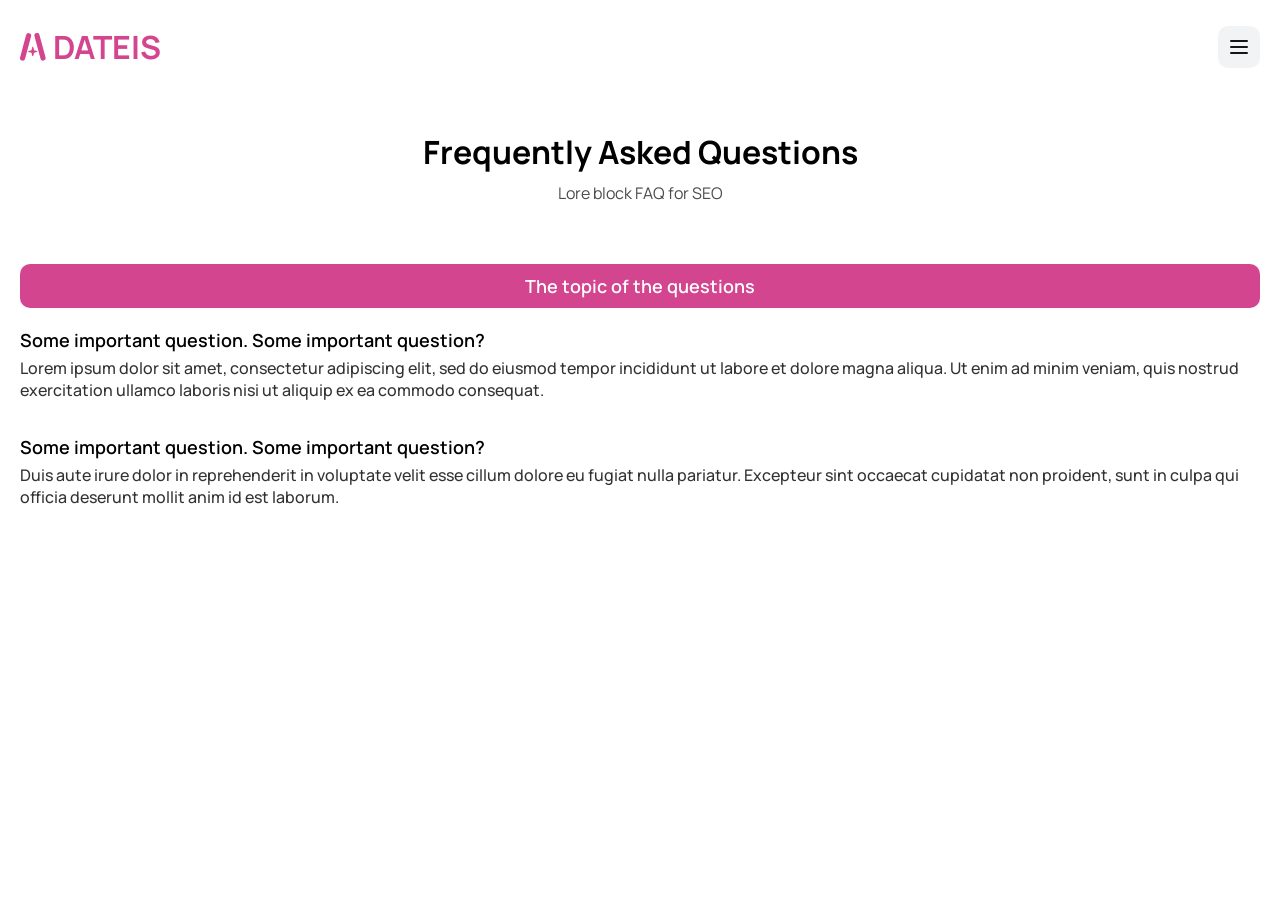
<file: faq.html>
<!doctype html>
<html lang="en">
  <head>
    <meta charset="UTF-8" />
    <meta name="viewport" content="width=device-width, initial-scale=1.0" />
    <title>DATEIS</title>

    <style>
      *,
      *:after,
      *:before {
        box-sizing: border-box;
      }

      html,
      body {
        overflow-x: hidden;
      }

      header {
        position: absolute;
        top: 0;
        left: 0;
        width: 100vw;
      }

      .container {
        margin: 0 auto;
        width: 100%;
        max-width: calc(100% - 40px);
      }

      .header__inner {
        display: flex;
        align-items: center;
        justify-content: space-between;
        padding-top: 25px;
        padding-bottom: 25px;
      }

      p,
      a {
        margin: 0;
        text-decoration: none;
      }

      a.header--title {
        color: var(--primary);
        display: flex;
        align-items: center;
        gap: 7px;
        font-weight: 800;
        font-size: 2rem;
        text-transform: uppercase;
      }

      .header__burger {
        background: var(--third);
        width: 42px;
        height: 42px;
        border-radius: 10px;
        display: flex;
        align-items: center;
        justify-content: center;
      }

      .header__burger span {
        display: block;
        width: 18px;
        height: 2px;
        border-radius: 5px;
        background: var(--alternate);
        position: relative;
      }

      .header__burger span:after {
        position: absolute;
        content: "";
        top: -6px;
        width: 18px;
        height: 2px;
        border-radius: 5px;
        background: var(--alternate);
      }

      .header__burger span:before {
        position: absolute;
        content: "";
        top: 6px;
        width: 18px;
        height: 2px;
        border-radius: 5px;
        background: var(--alternate);
      }

      .faq--intro h1 {
        text-align: center;
        font-size: 2rem;
        font-weight: 700;
        color: var(--alternate-0);
        margin-top: 130px;
        margin-bottom: 8px;
      }

      .faq--intro p {
        color: var(--alternate-0);
        opacity: 70%;
        text-align: center;
      }

      .faq--title {
        margin: 0;
        margin-top: 60px;
        background: var(--primary);
        width: 100%;
        text-align: center;
        color: var(--bg-color);
        font-weight: 600;
        font-size: 1.125rem;
        border-radius: 10px;
        padding: 10px;
        margin-bottom: 20px;
      }

      .faq__question {
        margin-bottom: 5px;
        color: var(--alternate-0);
        font-size: 1.125rem;
        font-weight: 600;
      }

      .faq__answer p {
        margin: 0;
        color: var(--alternate-0);
        opacity: 80%;
        font-weight: 500;
        font-size: 1rem;
      }

      .faq__answer {
        margin-bottom: 34px;
      }
    </style>

    <link rel="stylesheet" href="styles/style.css" />
  </head>

  <body>
    <header>
      <div class="container">
        <div class="header__inner">
          <div class="header__logo">
            <a href="/" class="header--title">
              <svg
                xmlns="http://www.w3.org/2000/svg"
                width="26"
                height="28"
                fill="none"
              >
                <path
                  fill="#d3468f"
                  d="M19.494 1.915a2.583 2.583 0 0 0-4.99 1.338L20.52 25.71a2.583 2.583 0 0 0 4.99-1.337zM13.327 14.254l.72 2.932 2.931.72c.585.143.585.974 0 1.118l-2.931.72-.72 2.932c-.143.584-.975.584-1.119 0l-.72-2.932-2.931-.72c-.584-.143-.584-.974 0-1.118l2.932-.72.72-2.932c.143-.584.974-.584 1.118 0M.089 24.446a2.583 2.583 0 1 0 4.99 1.337l6.018-22.457a2.583 2.583 0 1 0-4.99-1.338z"
                />
              </svg>
              <b>Dateis</b>
            </a>
          </div>

          <div class="header__burger">
            <span></span>
          </div>
        </div>
      </div>
    </header>

    <main>
      <section class="faq--intro">
        <div class="container">
          <h1>Frequently Asked Questions</h1>
          <p class="faq--subtitle">Lore block FAQ for SEO</p>
        </div>
      </section>

      <section class="faq--content">
        <div class="container">
          <h2 class="faq--title">The topic of the questions</h2>

          <div class="faq__list">
            <article class="faq__item">
              <h3 class="faq__question">
                Some important question. Some important question?
              </h3>

              <div class="faq__answer">
                <p>
                  Lorem ipsum dolor sit amet, consectetur adipiscing elit, sed
                  do eiusmod tempor incididunt ut labore et dolore magna aliqua.
                  Ut enim ad minim veniam, quis nostrud exercitation ullamco
                  laboris nisi ut aliquip ex ea commodo consequat.
                </p>
              </div>
            </article>

            <article class="faq__item">
              <h3 class="faq__question">
                Some important question. Some important question?
              </h3>

              <div class="faq__answer">
                <p>
                  Duis aute irure dolor in reprehenderit in voluptate velit esse
                  cillum dolore eu fugiat nulla pariatur. Excepteur sint
                  occaecat cupidatat non proident, sunt in culpa qui officia
                  deserunt mollit anim id est laborum.
                </p>
              </div>
            </article>
          </div>
        </div>
      </section>
    </main>
  </body>
</html>
</file>
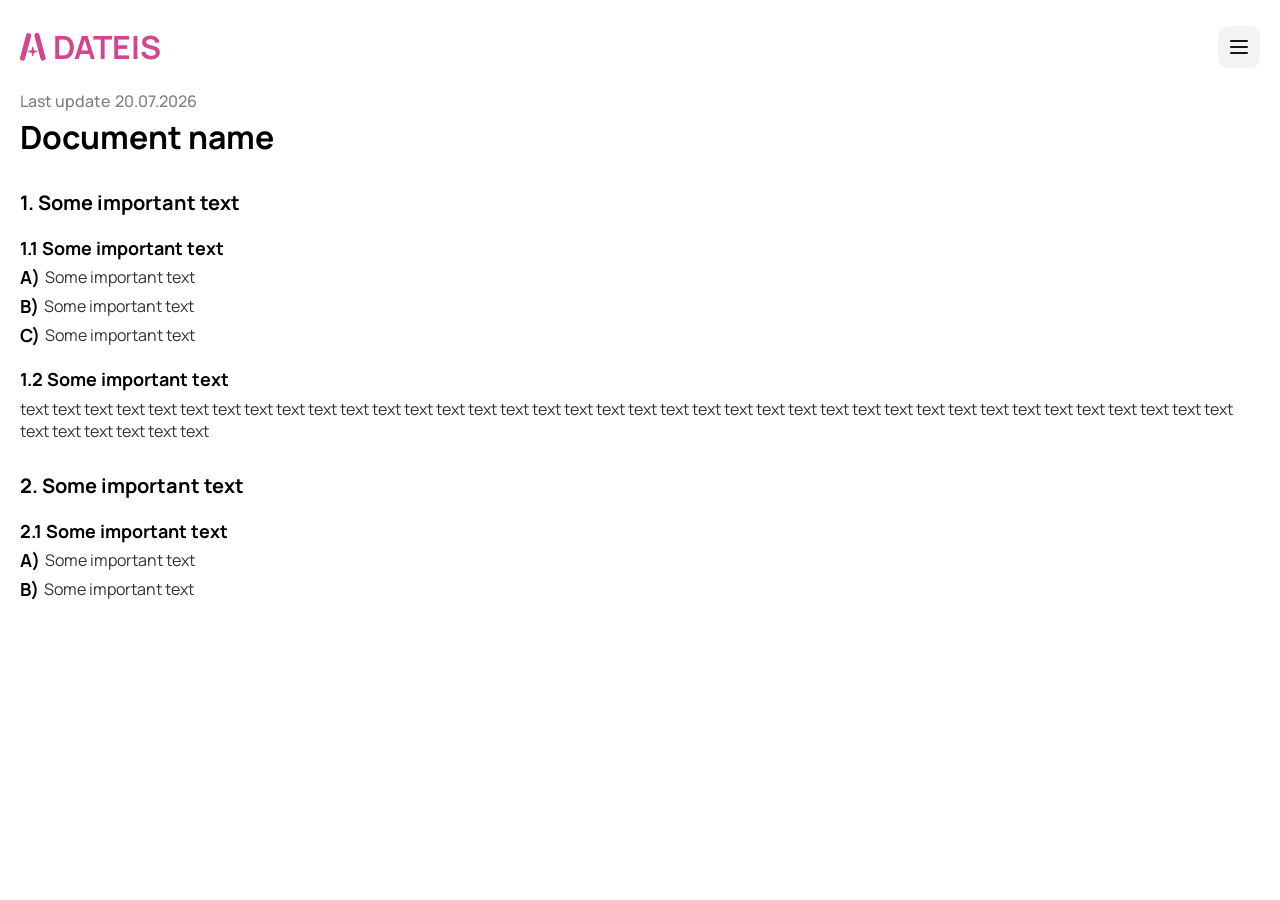
<file: loyal.html>
<!doctype html>
<html lang="en">
  <head>
    <meta charset="UTF-8" />
    <meta name="viewport" content="width=device-width, initial-scale=1.0" />
    <title>DATEIS</title>

    <style>
      *,
      *:after,
      *:before {
        box-sizing: border-box;
      }

      html,
      body {
        overflow-x: hidden;
      }

      header {
        position: absolute;
        top: 0;
        left: 0;
        width: 100vw;
      }

      .container {
        margin: 0 auto;
        width: 100%;
        max-width: calc(100% - 40px);
      }

      .header__inner {
        display: flex;
        align-items: center;
        justify-content: space-between;
        padding-top: 25px;
        padding-bottom: 25px;
      }

      p,
      a {
        margin: 0;
        text-decoration: none;
      }

      a.header--title {
        color: var(--primary);
        display: flex;
        align-items: center;
        gap: 7px;
        font-weight: 800;
        font-size: 2rem;
        text-transform: uppercase;
      }

      .header__burger {
        background: var(--third);
        width: 42px;
        height: 42px;
        border-radius: 10px;
        display: flex;
        align-items: center;
        justify-content: center;
      }

      .header__burger span {
        display: block;
        width: 18px;
        height: 2px;
        border-radius: 5px;
        background: var(--alternate);
        position: relative;
      }

      .header__burger span:after {
        position: absolute;
        content: "";
        top: -6px;
        width: 18px;
        height: 2px;
        border-radius: 5px;
        background: var(--alternate);
      }

      .header__burger span:before {
        position: absolute;
        content: "";
        top: 6px;
        width: 18px;
        height: 2px;
        border-radius: 5px;
        background: var(--alternate);
      }

      span.last--update {
        display: flex;
        margin-top: 90px;
        color: var(--alternate-0);
        opacity: 50%;
        gap: 5px;
        font-weight: 500;
        font-size: 1rem;
      }

      h1 {
        margin: 0;
        margin-top: 3px;
        margin-bottom: 26px;
        color: var(--alternate-0);
        font-weight: 700;
        font-size: 2rem;
      }

      ol.loyal,
      ol.loyal ol {
        list-style: none;
        margin: 0;
        padding: 0;
        color: var(--alternate-0);
      }

      ol.loyal > li {
        font-weight: 700;
        font-size: 1.25rem;
      }

      ol.loyal {
        counter-reset: level1;
        list-style-type: none;
      }

      ol.loyal > li {
        counter-increment: level1;
        counter-reset: level2;
        margin-top: 30px;
      }

      ol.loyal > li::before {
        content: counter(level1) ". ";
        font-weight: bold;
      }

      ol.loyal > li > ol {
        counter-reset: level2;
        list-style-type: none;
        font-size: 1.125rem;
      }

      ol.loyal > li > ol > li {
        counter-increment: level2;
        counter-reset: level3;
        margin-top: 20px;
      }

      ol.loyal > li > ol > li::before {
        content: counter(level1) "." counter(level2) " ";
      }

      ol.loyal > li > ol > li > ol.alpha {
        counter-reset: level3;
        list-style-type: none;
      }

      ol.loyal > li > ol > li > ol.alpha > li {
        counter-increment: level3;
      }

      ol.loyal > li > ol > li > ol.alpha > li::before {
        content: counter(level3, upper-alpha) ") ";
        color: var(--alternate-0);
      }

      ol.loyal p {
        font-size: 1rem;
        color: var(--alternate-0);
        opacity: 80%;
        font-weight: 400;
        margin-top: 7px;
      }

      ol.alpha li {
        display: flex;
        gap: 5px;
        margin-top: 5px;
      }

      ol.alpha p {
        margin-top: 1px;
      }

      main {
        padding-bottom: 60px;
      }
    </style>

    <link rel="stylesheet" href="styles/style.css" />
  </head>
  <body>
    <header>
      <div class="container">
        <div class="header__inner">
          <div class="header__logo">
            <a href="/" class="header--title">
              <svg
                xmlns="http://www.w3.org/2000/svg"
                width="26"
                height="28"
                fill="none"
              >
                <path
                  fill="#d3468f"
                  d="M19.494 1.915a2.583 2.583 0 0 0-4.99 1.338L20.52 25.71a2.583 2.583 0 0 0 4.99-1.337zM13.327 14.254l.72 2.932 2.931.72c.585.143.585.974 0 1.118l-2.931.72-.72 2.932c-.143.584-.975.584-1.119 0l-.72-2.932-2.931-.72c-.584-.143-.584-.974 0-1.118l2.932-.72.72-2.932c.143-.584.974-.584 1.118 0M.089 24.446a2.583 2.583 0 1 0 4.99 1.337l6.018-22.457a2.583 2.583 0 1 0-4.99-1.338z"
                />
              </svg>
              <b>Dateis</b>
            </a>
          </div>

          <div class="header__burger">
            <span></span>
          </div>
        </div>
      </div>
    </header>

    <main>
      <div class="container">
        <span class="last--update">
          Last update <time datetime="2026-07-20">20.07.2026</time>
        </span>

        <h1>Document name</h1>

        <ol class="loyal">
          <li>
            Some important text
            <ol>
              <li>
                Some important text
                <ol class="alpha">
                  <li><p>Some important text</p></li>
                  <li><p>Some important text</p></li>
                  <li><p>Some important text</p></li>
                </ol>
              </li>
              <li>
                Some important text
                <p>
                  text text text text text text text text text text text text
                  text text text text text text text text text text text text
                  text text text text text text text text text text text text
                  text text text text text text text text
                </p>
              </li>
            </ol>
          </li>
          <li>
            Some important text
            <ol>
              <li>
                Some important text
                <ol class="alpha">
                  <li><p>Some important text</p></li>
                  <li><p>Some important text</p></li>
                </ol>
              </li>
            </ol>
          </li>
        </ol>
      </div>
    </main>
  </body>
</html>
</file>
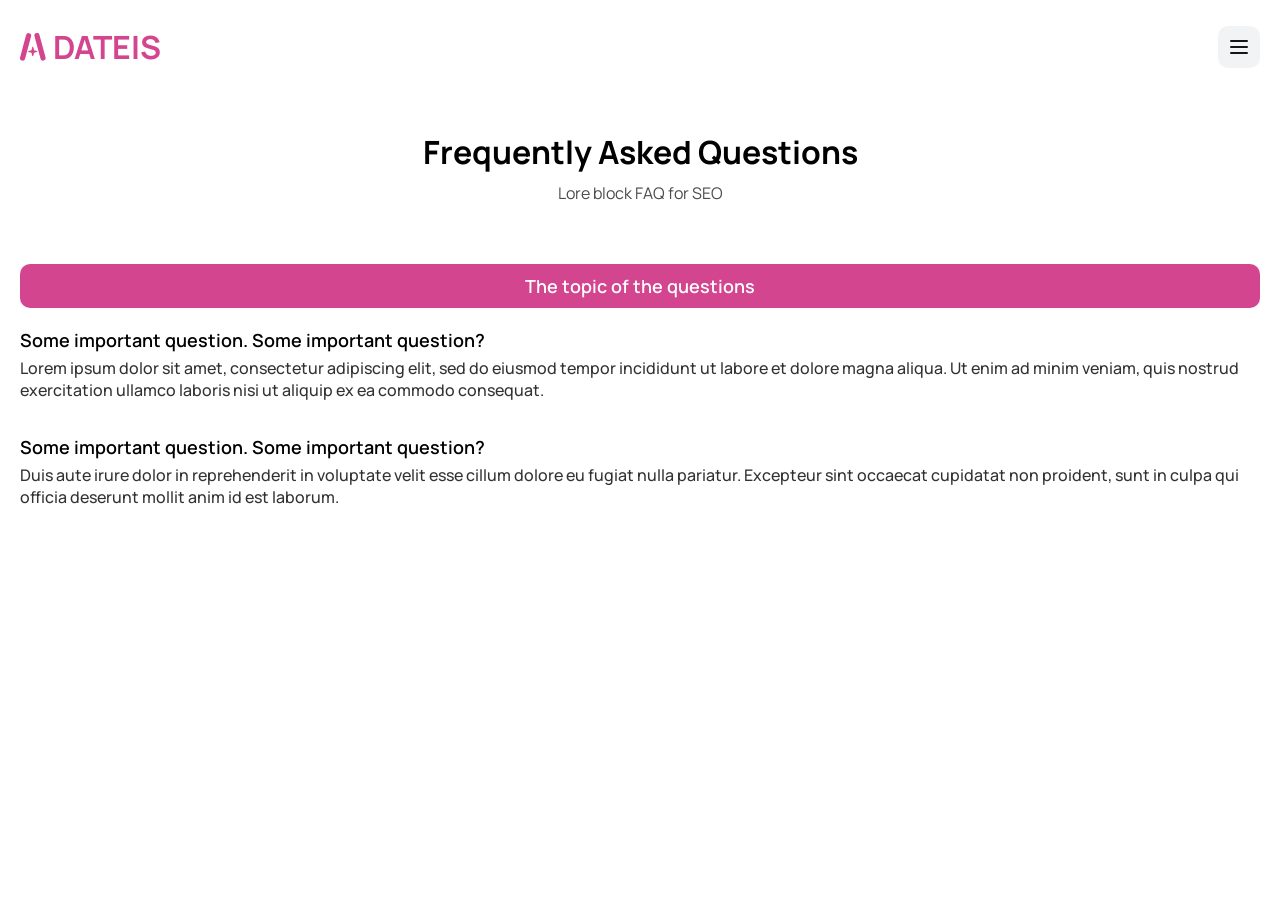
<file: pr-preview/pr-2/faq.html>
<!doctype html>
<html lang="en">
  <head>
    <meta charset="UTF-8" />
    <meta name="viewport" content="width=device-width, initial-scale=1.0" />
    <title>DATEIS</title>

    <style>
      *,
      *:after,
      *:before {
        box-sizing: border-box;
      }

      html,
      body {
        overflow-x: hidden;
      }

      header {
        position: absolute;
        top: 0;
        left: 0;
        width: 100vw;
      }

      .container {
        margin: 0 auto;
        width: 100%;
        max-width: calc(100% - 40px);
      }

      .header__inner {
        display: flex;
        align-items: center;
        justify-content: space-between;
        padding-top: 25px;
        padding-bottom: 25px;
      }

      p,
      a {
        margin: 0;
        text-decoration: none;
      }

      a.header--title {
        color: var(--primary);
        display: flex;
        align-items: center;
        gap: 7px;
        font-weight: 800;
        font-size: 2rem;
        text-transform: uppercase;
      }

      .header__burger {
        background: var(--third);
        width: 42px;
        height: 42px;
        border-radius: 10px;
        display: flex;
        align-items: center;
        justify-content: center;
      }

      .header__burger span {
        display: block;
        width: 18px;
        height: 2px;
        border-radius: 5px;
        background: var(--alternate);
        position: relative;
      }

      .header__burger span:after {
        position: absolute;
        content: "";
        top: -6px;
        width: 18px;
        height: 2px;
        border-radius: 5px;
        background: var(--alternate);
      }

      .header__burger span:before {
        position: absolute;
        content: "";
        top: 6px;
        width: 18px;
        height: 2px;
        border-radius: 5px;
        background: var(--alternate);
      }

      .faq--intro h1 {
        text-align: center;
        font-size: 2rem;
        font-weight: 700;
        color: var(--alternate-0);
        margin-top: 130px;
        margin-bottom: 8px;
      }

      .faq--intro p {
        color: var(--alternate-0);
        opacity: 70%;
        text-align: center;
      }

      .faq--title {
        margin: 0;
        margin-top: 60px;
        background: var(--primary);
        width: 100%;
        text-align: center;
        color: var(--bg-color);
        font-weight: 600;
        font-size: 1.125rem;
        border-radius: 10px;
        padding: 10px;
        margin-bottom: 20px;
      }

      .faq__question {
        margin-bottom: 5px;
        color: var(--alternate-0);
        font-size: 1.125rem;
        font-weight: 600;
      }

      .faq__answer p {
        margin: 0;
        color: var(--alternate-0);
        opacity: 80%;
        font-weight: 500;
        font-size: 1rem;
      }

      .faq__answer {
        margin-bottom: 34px;
      }
    </style>

    <link rel="stylesheet" href="styles/style.css" />
  </head>
  <body>
    <header>
      <div class="container">
        <div class="header__inner">
          <div class="header__logo">
            <a href="/" class="header--title">
              <svg
                xmlns="http://www.w3.org/2000/svg"
                width="26"
                height="28"
                fill="none"
              >
                <path
                  fill="#d3468f"
                  d="M19.494 1.915a2.583 2.583 0 0 0-4.99 1.338L20.52 25.71a2.583 2.583 0 0 0 4.99-1.337zM13.327 14.254l.72 2.932 2.931.72c.585.143.585.974 0 1.118l-2.931.72-.72 2.932c-.143.584-.975.584-1.119 0l-.72-2.932-2.931-.72c-.584-.143-.584-.974 0-1.118l2.932-.72.72-2.932c.143-.584.974-.584 1.118 0M.089 24.446a2.583 2.583 0 1 0 4.99 1.337l6.018-22.457a2.583 2.583 0 1 0-4.99-1.338z"
                />
              </svg>
              <b>Dateis</b>
            </a>
          </div>

          <div class="header__burger">
            <span></span>
          </div>
        </div>
      </div>
    </header>

    <main>
      <section class="faq--intro">
        <div class="container">
          <h1>Frequently Asked Questions</h1>
          <p class="faq--subtitle">Lore block FAQ for SEO</p>
        </div>
      </section>

      <section class="faq--content">
        <div class="container">
          <h2 class="faq--title">The topic of the questions</h2>

          <div class="faq__list">
            <article class="faq__item">
              <h3 class="faq__question">
                Some important question. Some important question?
              </h3>

              <div class="faq__answer">
                <p>
                  Lorem ipsum dolor sit amet, consectetur adipiscing elit, sed
                  do eiusmod tempor incididunt ut labore et dolore magna aliqua.
                  Ut enim ad minim veniam, quis nostrud exercitation ullamco
                  laboris nisi ut aliquip ex ea commodo consequat.
                </p>
              </div>
            </article>

            <article class="faq__item">
              <h3 class="faq__question">
                Some important question. Some important question?
              </h3>

              <div class="faq__answer">
                <p>
                  Duis aute irure dolor in reprehenderit in voluptate velit esse
                  cillum dolore eu fugiat nulla pariatur. Excepteur sint
                  occaecat cupidatat non proident, sunt in culpa qui officia
                  deserunt mollit anim id est laborum.
                </p>
              </div>
            </article>
          </div>
        </div>
      </section>
    </main>
  </body>
</html>
</file>
<file: styles/style.css>
:root {
  --bg-color: #ffffff;
  --primary: #d3468f;
  --alternate: #151515;
  --alternate-0: #000000;
  --third: #f2f3f5;
  --dark: #6a2348;
  --dark-2: #3a0a0a;
  --alternate-0-20: rgba(0, 0, 0, 0.2);
  --alternate-0-70: rgba(0, 0, 0, 0.7);
  --hover-third: #ebebeb;
  --hover-primary: #d3468f4d;
}

[data-theme="dark"] {
  --bg-color: #ffffff;
  --primary: #d3468f;
  --alternate: #151515;
  --third: #f2f3f5;
  --dark: #6a2348;
  --dark-2: #3a0a0a;
  --alternate-0-20: rgba(0, 0, 0, 0.2);
  --alternate-0-70: rgba(0, 0, 0, 0.7);
  --hover-third: #ebebeb;
  --hover-primary: #d3468f4d;
}

*,
*:after,
*:before {
  box-sizing: border-box;
}

@font-face {
  font-family: "Manrope";
  src: url(../fonts/Manrope-Regular.ttf);
  font-weight: 400;
  font-display: swap;
}

@font-face {
  font-family: "Manrope";
  src: url(../fonts/Manrope-ExtraBold.ttf);
  font-weight: 800;
  font-display: swap;
}

@font-face {
  font-family: "Manrope";
  src: url(../fonts/Manrope-Bold.ttf);
  font-weight: 700;
  font-display: swap;
}

@font-face {
  font-family: "Manrope";
  src: url(../fonts/Manrope-SemiBold.ttf);
  font-weight: 600;
  font-display: swap;
}

@font-face {
  font-family: "Manrope";
  src: url(../fonts/Manrope-Medium.ttf);
  font-weight: 500;
  font-display: swap;
}

body {
  margin: 0;
  font-family: "Manrope";
  font-weight: 400;
  color: var(--primary);
}

a,
input,
textarea,
button {
  font-family: "Manrope";
}

span.disappearing svg {
  animation: swipe 1.5s ease-in infinite;
}

@keyframes swipe {
  0% {
    transform: translateY(0px);
  }

  37.5% {
    transform: translateY(7px);
  }

  75% {
    transform: translateY(0px);
  }
}

.checkbox--block:after {
  background: url(../img/check.svg);
  background-position: 50% 50%;
  background-repeat: no-repeat;
  background-size: contain;
  width: 15px;
  height: 15px;
}

.checkbox--block input {
  transition: 0.3s;
}

.checkbox--block {
  cursor: pointer;
}

.checkbox--block input:checked {
  background: var(--primary);
}

.input--block,
.textarea--block {
  transition: 0.3s;
}

@media (min-width: 1024px) {
  .input--block:hover,
  .textarea--block:hover {
    background: var(--hover-third);
    border-color: var(--hover-primary);
  }
}

.input--block:has(input:focus),
.textarea--block:has(textarea:focus) {
  background: var(--third);
  border-color: var(--primary);
}
</file>
<file: pr-preview/pr-1/styles/style.css>
:root {
  --bg-color: #ffffff;
  --primary: #d3468f;
  --alternate: #151515;
  --alternate-0: #000000;
  --third: #f2f3f5;
  --dark: #6a2348;
  --dark-2: #3a0a0a;
}

[data-theme="dark"] {
  --bg-color: #ffffff;
  --primary: #d3468f;
  --alternate: #151515;
  --third: #f2f3f5;
  --dark: #6a2348;
  --dark-2: #3a0a0a;
}

*,
*:after,
*:before {
  box-sizing: border-box;
}

@font-face {
  font-family: "Manrope";
  src: url(../fonts/Manrope-Regular.ttf);
  font-weight: 400;
  font-display: swap;
}

@font-face {
  font-family: "Manrope";
  src: url(../fonts/Manrope-ExtraBold.ttf);
  font-weight: 800;
  font-display: swap;
}

@font-face {
  font-family: "Manrope";
  src: url(../fonts/Manrope-Bold.ttf);
  font-weight: 700;
  font-display: swap;
}

@font-face {
  font-family: "Manrope";
  src: url(../fonts/Manrope-SemiBold.ttf);
  font-weight: 600;
  font-display: swap;
}

@font-face {
  font-family: "Manrope";
  src: url(../fonts/Manrope-Medium.ttf);
  font-weight: 500;
  font-display: swap;
}

body {
  margin: 0;
  font-family: "Manrope";
  font-weight: 400;
  color: var(--primary);
}

a {
  font-family: "Manrope";
}

span.disappearing svg {
  animation: swipe 1.5s ease-in infinite;
}

@keyframes swipe {
  0% {
    transform: translateY(0px);
  }
  37.5% {
    transform: translateY(7px);
  }
  75% {
    transform: translateY(0px);
  }
}
</file>
<file: pr-preview/pr-2/styles/style.css>
:root {
  --bg-color: #ffffff;
  --primary: #d3468f;
  --alternate: #151515;
  --alternate-0: #000000;
  --third: #f2f3f5;
  --dark: #6a2348;
  --dark-2: #3a0a0a;
}

[data-theme="dark"] {
  --bg-color: #ffffff;
  --primary: #d3468f;
  --alternate: #151515;
  --third: #f2f3f5;
  --dark: #6a2348;
  --dark-2: #3a0a0a;
}

*,
*:after,
*:before {
  box-sizing: border-box;
}

@font-face {
  font-family: "Manrope";
  src: url(../fonts/Manrope-Regular.ttf);
  font-weight: 400;
  font-display: swap;
}

@font-face {
  font-family: "Manrope";
  src: url(../fonts/Manrope-ExtraBold.ttf);
  font-weight: 800;
  font-display: swap;
}

@font-face {
  font-family: "Manrope";
  src: url(../fonts/Manrope-Bold.ttf);
  font-weight: 700;
  font-display: swap;
}

@font-face {
  font-family: "Manrope";
  src: url(../fonts/Manrope-SemiBold.ttf);
  font-weight: 600;
  font-display: swap;
}

@font-face {
  font-family: "Manrope";
  src: url(../fonts/Manrope-Medium.ttf);
  font-weight: 500;
  font-display: swap;
}

body {
  margin: 0;
  font-family: "Manrope";
  font-weight: 400;
  color: var(--primary);
}

a {
  font-family: "Manrope";
}

span.disappearing svg {
  animation: swipe 1.5s ease-in infinite;
}

@keyframes swipe {
  0% {
    transform: translateY(0px);
  }
  37.5% {
    transform: translateY(7px);
  }
  75% {
    transform: translateY(0px);
  }
}
</file>
